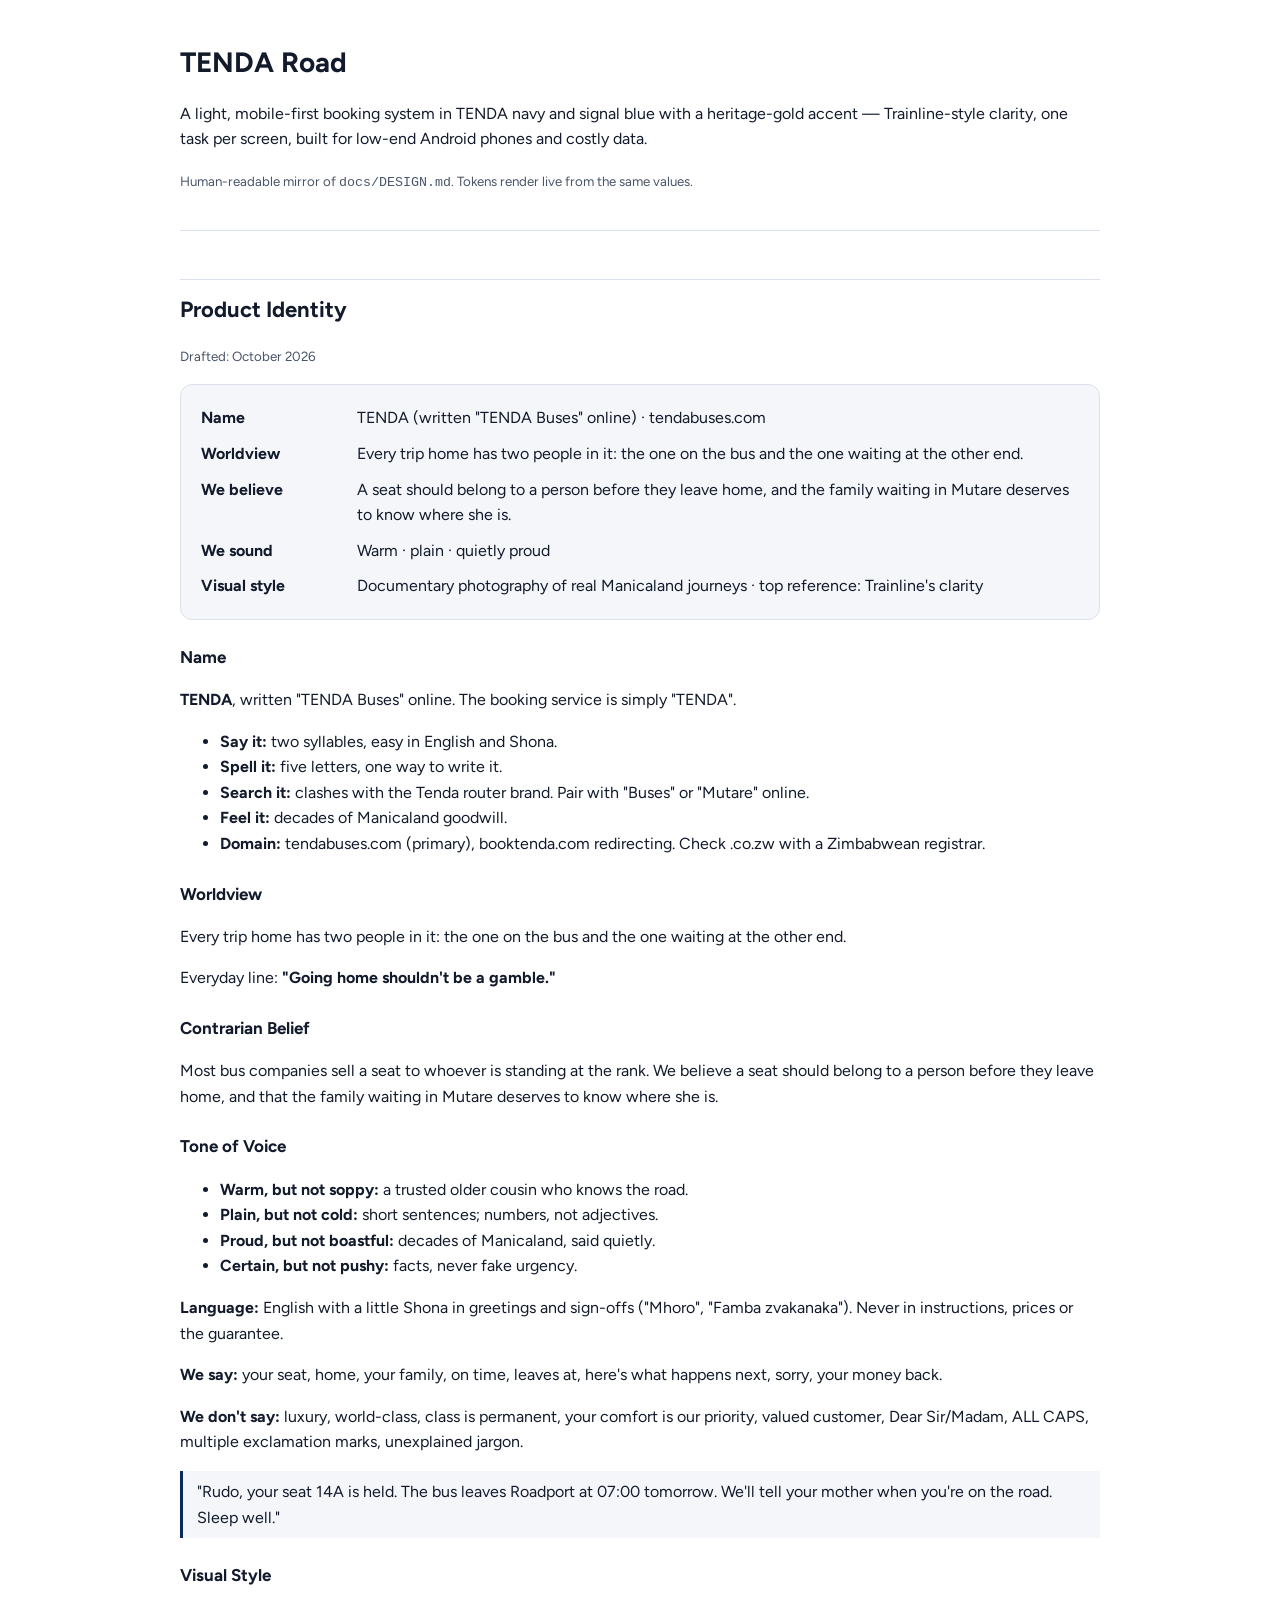
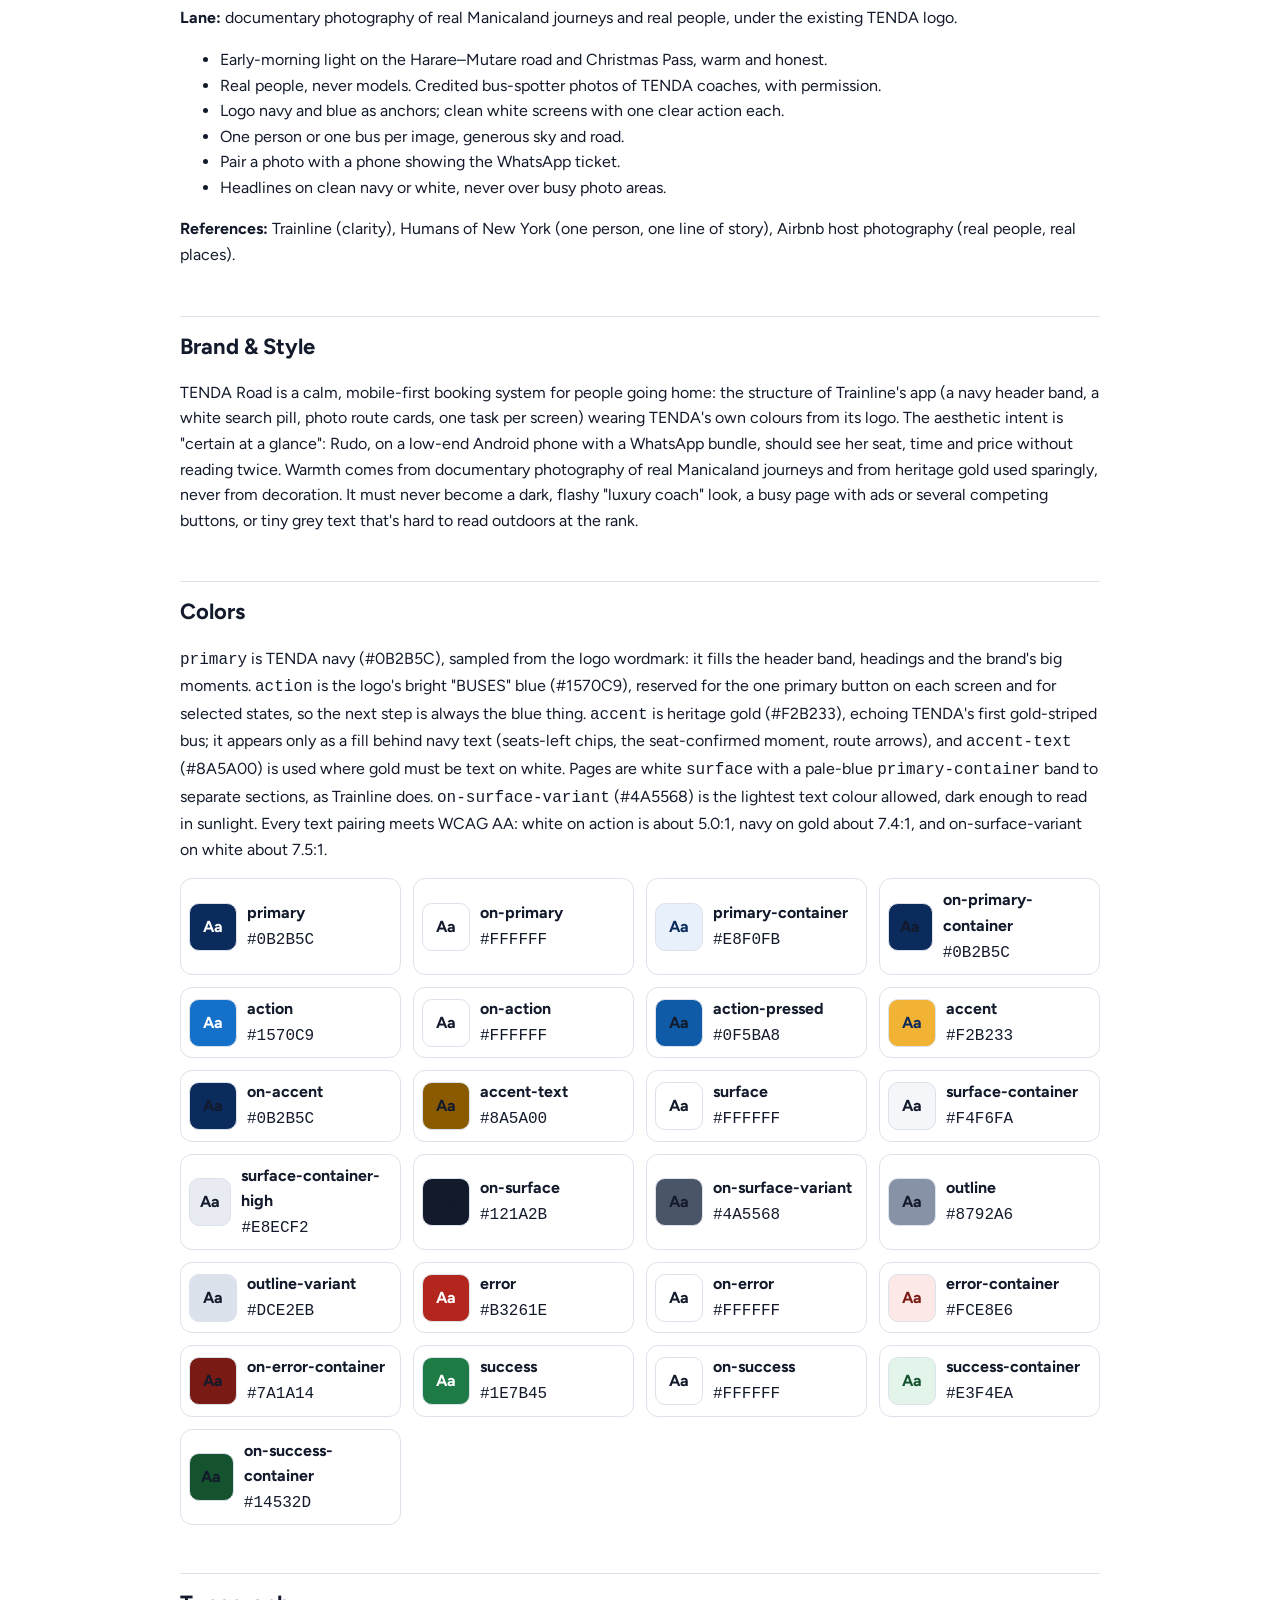
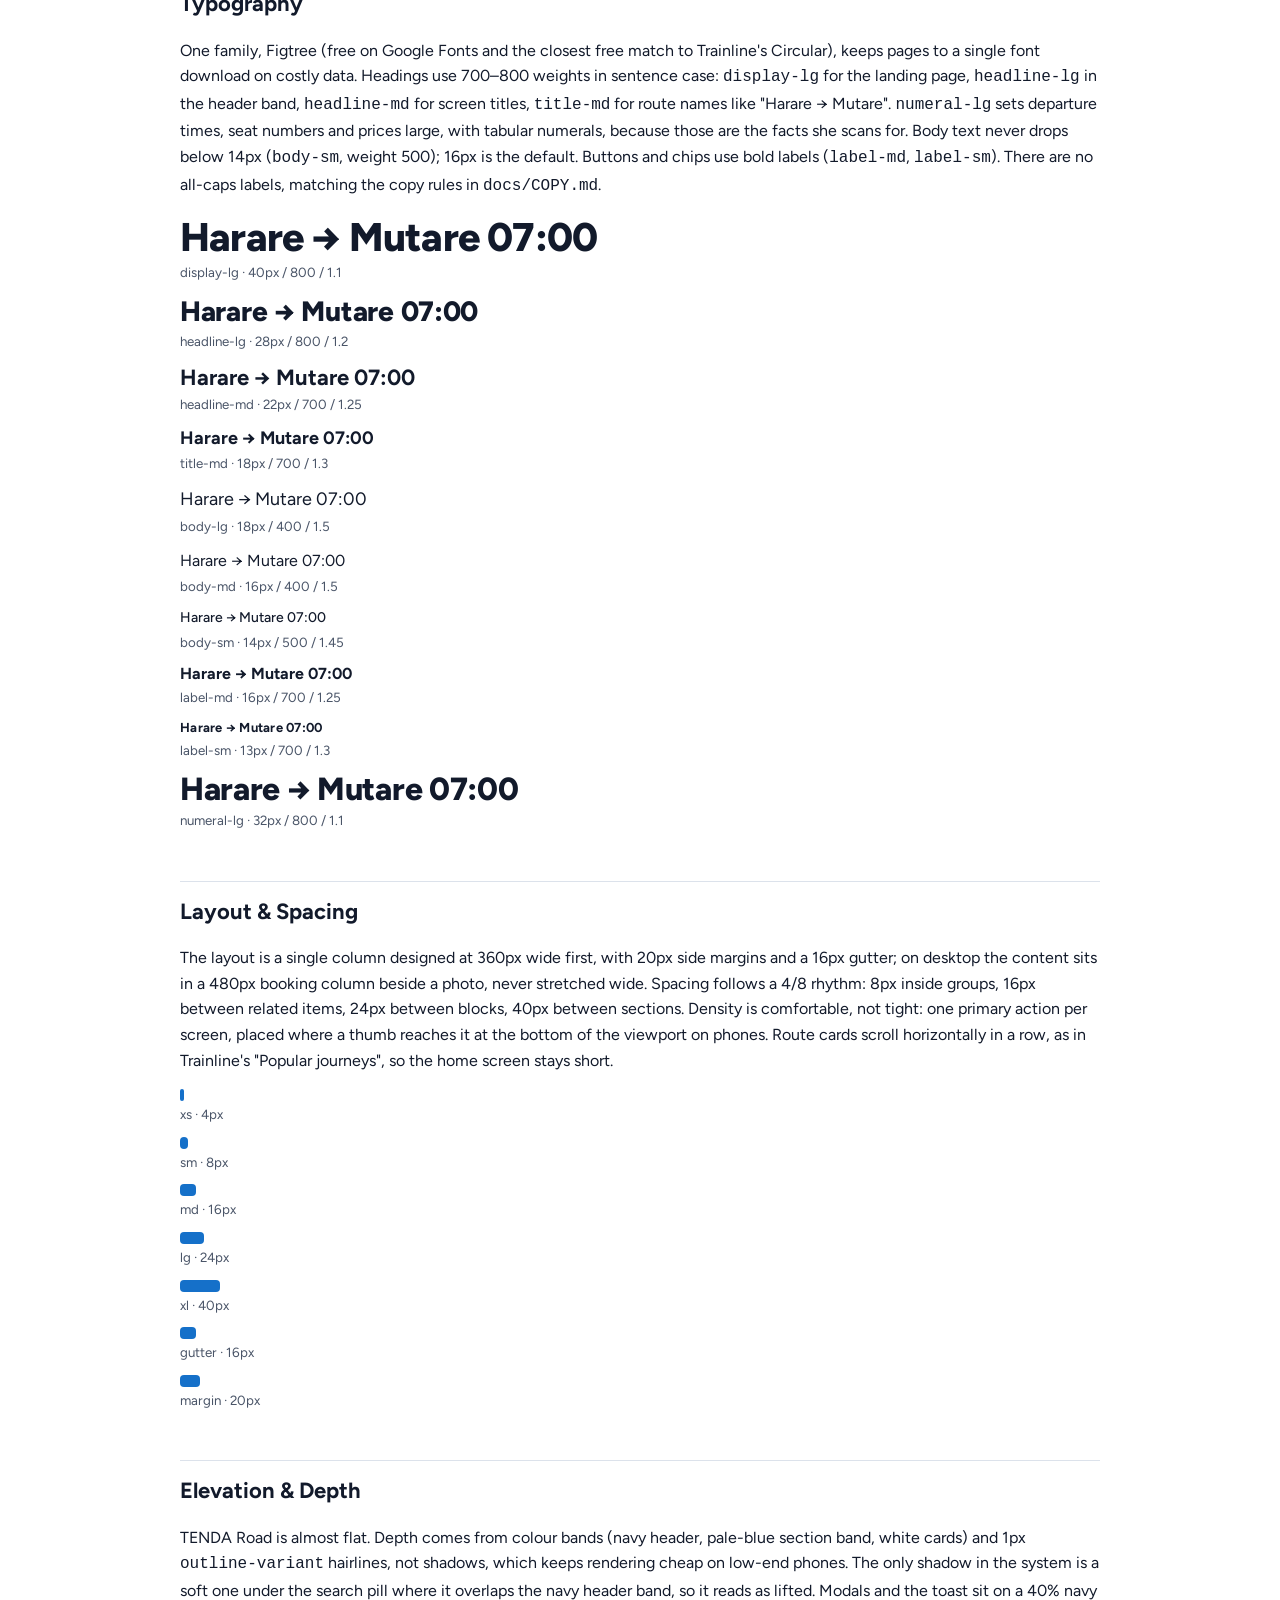
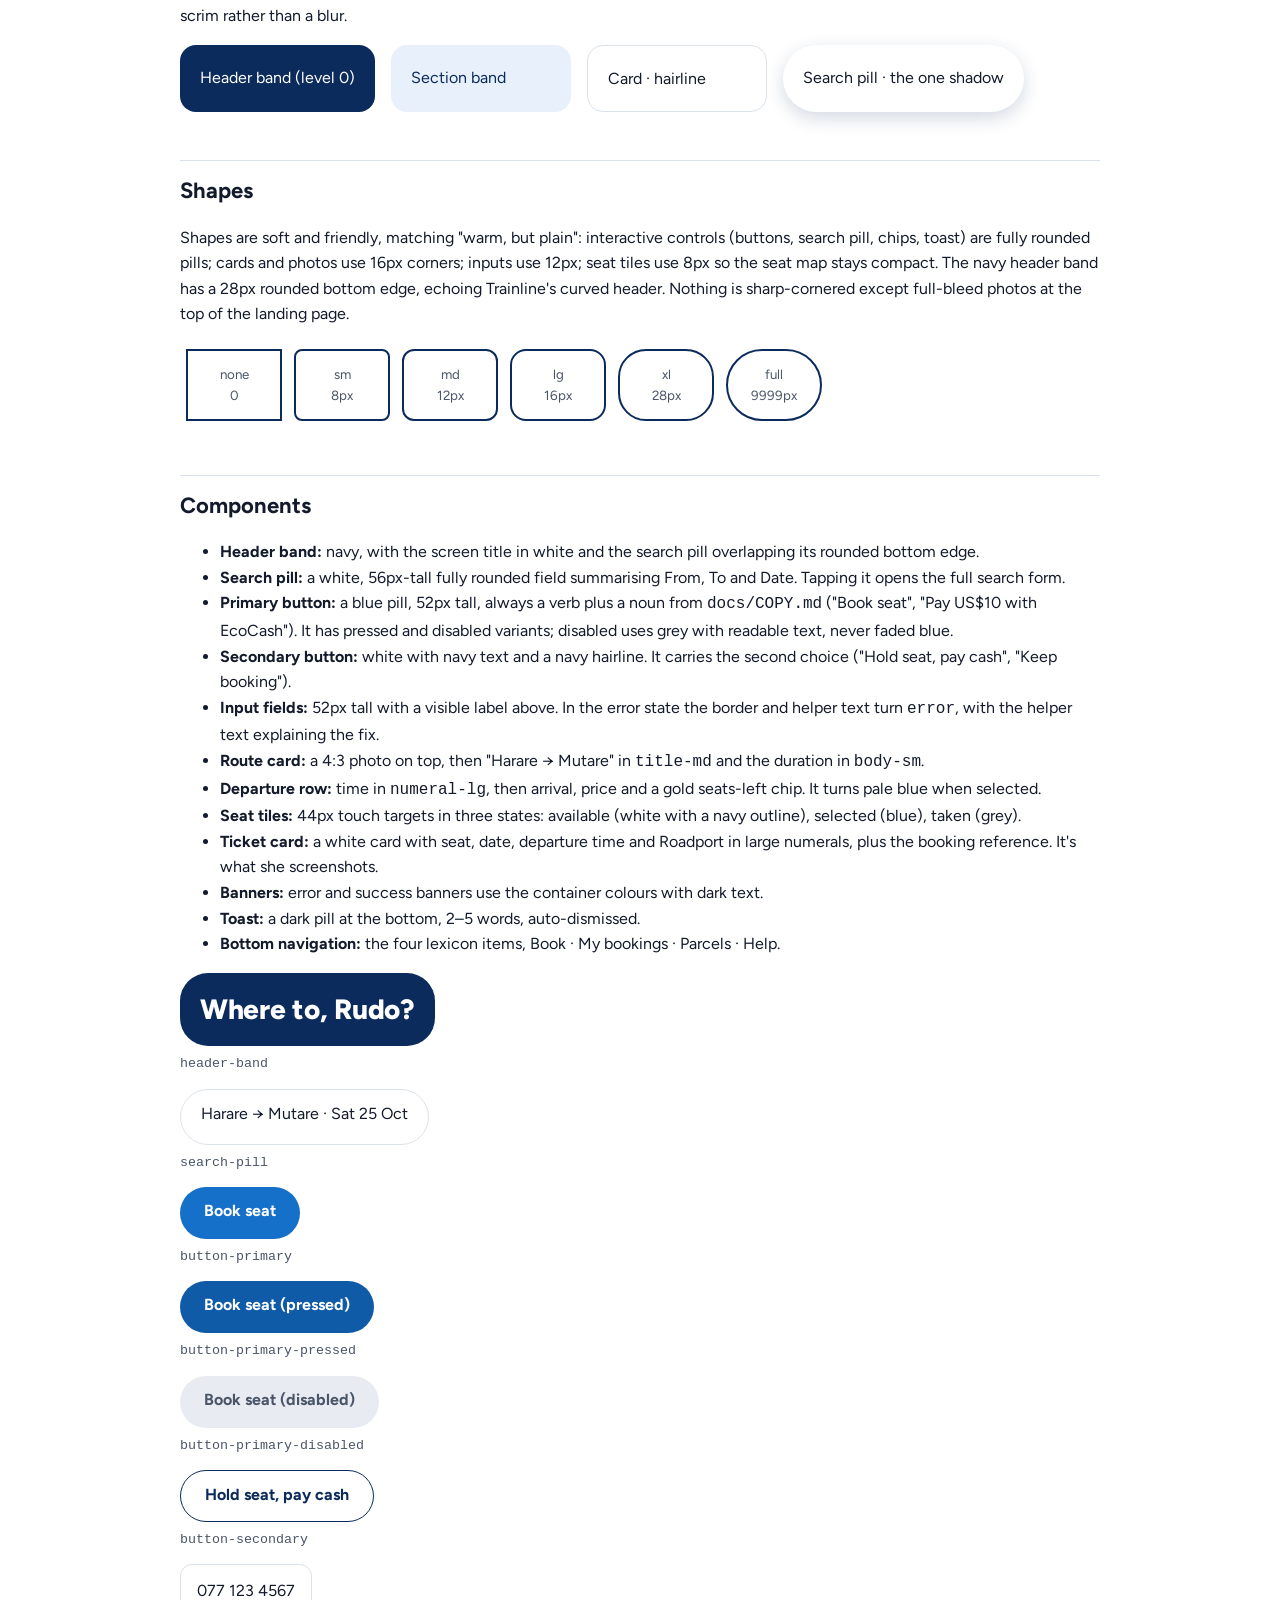
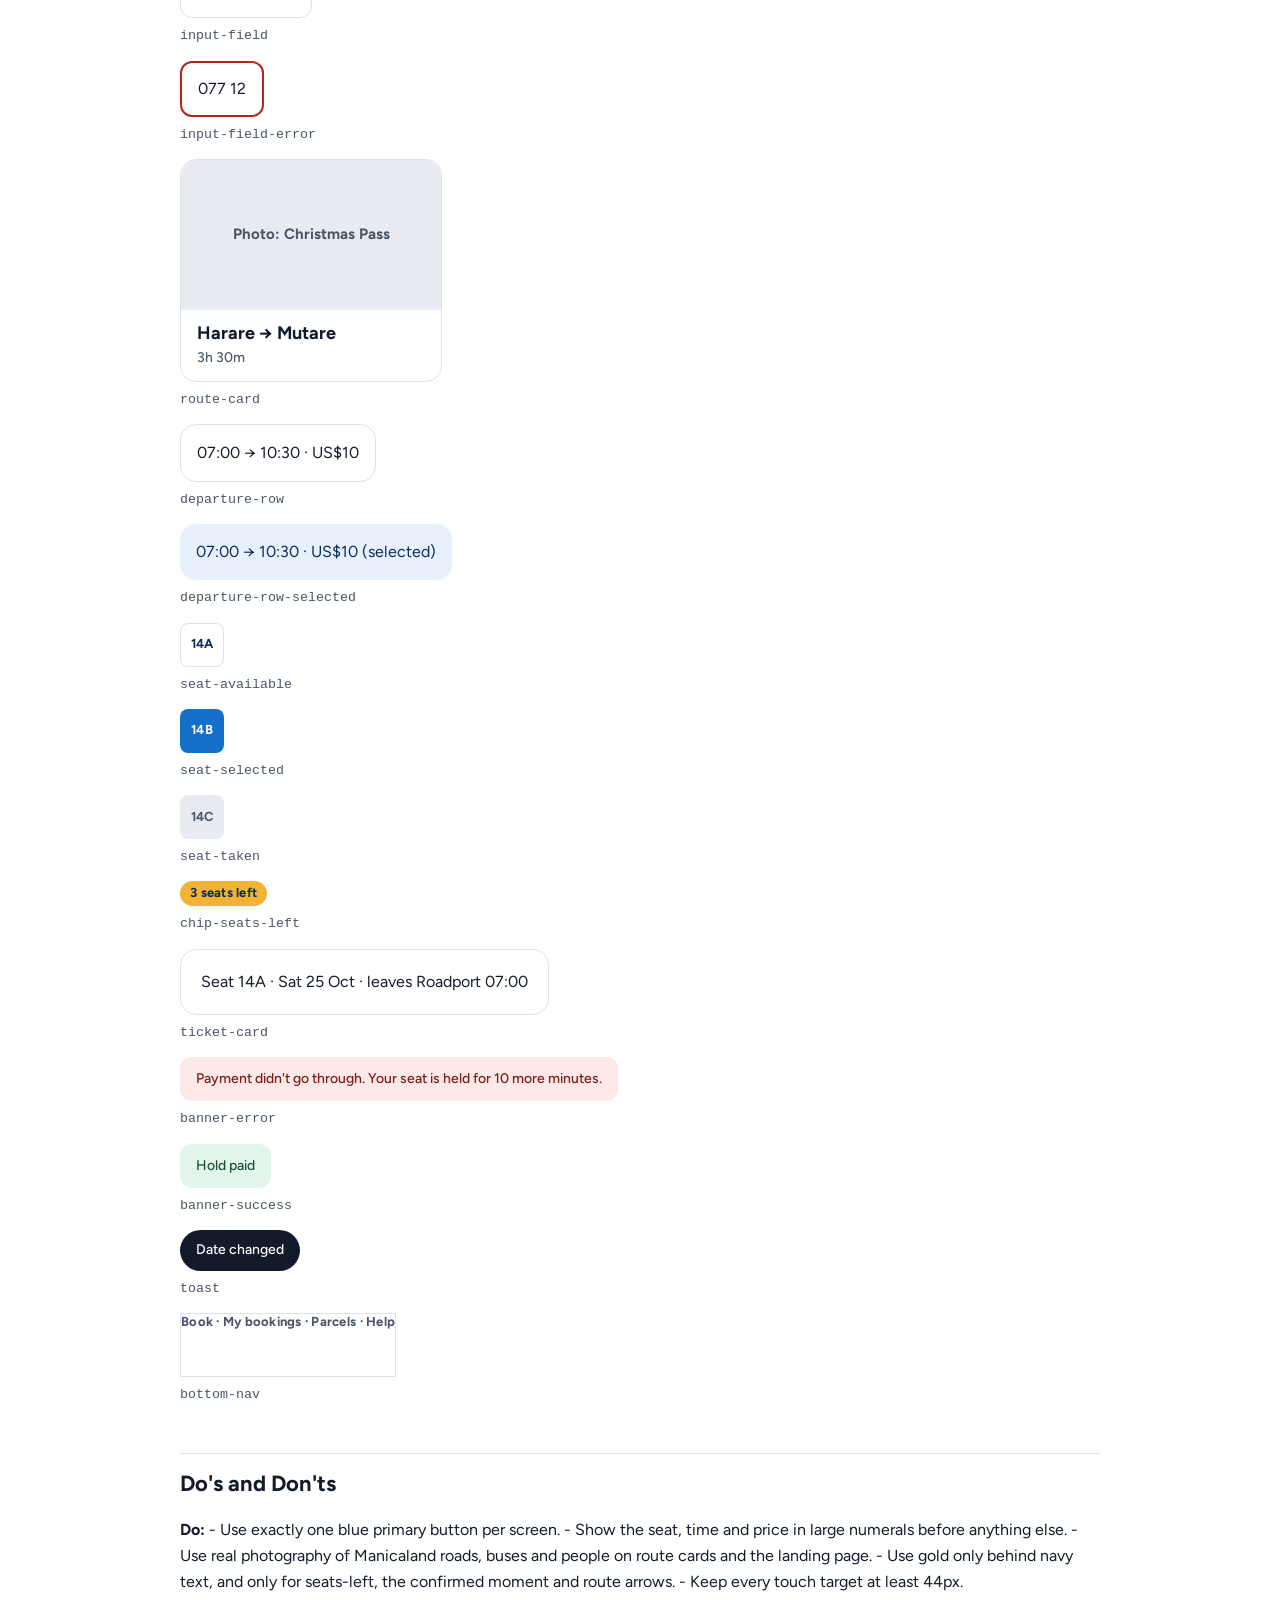
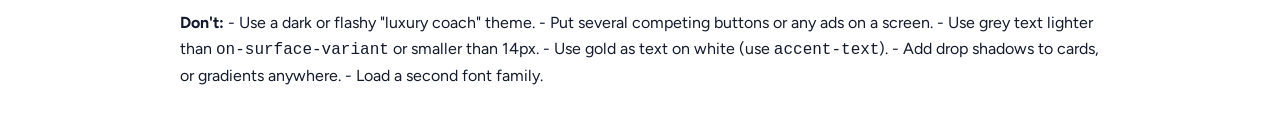
<file: docs/DESIGN.html>
<!doctype html>
<html lang="en">
<head>
<meta charset="utf-8">
<meta name="viewport" content="width=device-width, initial-scale=1">
<title>TENDA Road — Design system</title>
<link rel="preconnect" href="https://fonts.googleapis.com">
<link rel="preconnect" href="https://fonts.gstatic.com" crossorigin>
<link href="https://fonts.googleapis.com/css2?family=Figtree:wght@400;500;700;800&display=swap" rel="stylesheet">
<style>
:root{
  --color-primary:#0B2B5C;
  --color-on-primary:#FFFFFF;
  --color-primary-container:#E8F0FB;
  --color-on-primary-container:#0B2B5C;
  --color-action:#1570C9;
  --color-on-action:#FFFFFF;
  --color-action-pressed:#0F5BA8;
  --color-accent:#F2B233;
  --color-on-accent:#0B2B5C;
  --color-accent-text:#8A5A00;
  --color-surface:#FFFFFF;
  --color-surface-container:#F4F6FA;
  --color-surface-container-high:#E8ECF2;
  --color-on-surface:#121A2B;
  --color-on-surface-variant:#4A5568;
  --color-outline:#8792A6;
  --color-outline-variant:#DCE2EB;
  --color-error:#B3261E;
  --color-on-error:#FFFFFF;
  --color-error-container:#FCE8E6;
  --color-on-error-container:#7A1A14;
  --color-success:#1E7B45;
  --color-on-success:#FFFFFF;
  --color-success-container:#E3F4EA;
  --color-on-success-container:#14532D;
  --type-display-lg-family:"Figtree",system-ui,sans-serif;
  --type-display-lg-size:40px;
  --type-display-lg-weight:800;
  --type-display-lg-line:1.1;
  --type-display-lg-tracking:-0.02em;
  --type-headline-lg-family:"Figtree",system-ui,sans-serif;
  --type-headline-lg-size:28px;
  --type-headline-lg-weight:800;
  --type-headline-lg-line:1.2;
  --type-headline-lg-tracking:-0.01em;
  --type-headline-md-family:"Figtree",system-ui,sans-serif;
  --type-headline-md-size:22px;
  --type-headline-md-weight:700;
  --type-headline-md-line:1.25;
  --type-headline-md-tracking:0;
  --type-title-md-family:"Figtree",system-ui,sans-serif;
  --type-title-md-size:18px;
  --type-title-md-weight:700;
  --type-title-md-line:1.3;
  --type-title-md-tracking:0;
  --type-body-lg-family:"Figtree",system-ui,sans-serif;
  --type-body-lg-size:18px;
  --type-body-lg-weight:400;
  --type-body-lg-line:1.5;
  --type-body-lg-tracking:0;
  --type-body-md-family:"Figtree",system-ui,sans-serif;
  --type-body-md-size:16px;
  --type-body-md-weight:400;
  --type-body-md-line:1.5;
  --type-body-md-tracking:0;
  --type-body-sm-family:"Figtree",system-ui,sans-serif;
  --type-body-sm-size:14px;
  --type-body-sm-weight:500;
  --type-body-sm-line:1.45;
  --type-body-sm-tracking:0;
  --type-label-md-family:"Figtree",system-ui,sans-serif;
  --type-label-md-size:16px;
  --type-label-md-weight:700;
  --type-label-md-line:1.25;
  --type-label-md-tracking:0;
  --type-label-sm-family:"Figtree",system-ui,sans-serif;
  --type-label-sm-size:13px;
  --type-label-sm-weight:700;
  --type-label-sm-line:1.3;
  --type-label-sm-tracking:0.02em;
  --type-numeral-lg-family:"Figtree",system-ui,sans-serif;
  --type-numeral-lg-size:32px;
  --type-numeral-lg-weight:800;
  --type-numeral-lg-line:1.1;
  --type-numeral-lg-tracking:-0.01em;
  --rounded-none:0;
  --rounded-sm:8px;
  --rounded-md:12px;
  --rounded-lg:16px;
  --rounded-xl:28px;
  --rounded-full:9999px;
  --space-xs:4px;
  --space-sm:8px;
  --space-md:16px;
  --space-lg:24px;
  --space-xl:40px;
  --space-gutter:16px;
  --space-margin:20px;
}
.t-display-lg{font-family:var(--type-display-lg-family);font-size:var(--type-display-lg-size);font-weight:var(--type-display-lg-weight);line-height:var(--type-display-lg-line);letter-spacing:var(--type-display-lg-tracking)}
.t-headline-lg{font-family:var(--type-headline-lg-family);font-size:var(--type-headline-lg-size);font-weight:var(--type-headline-lg-weight);line-height:var(--type-headline-lg-line);letter-spacing:var(--type-headline-lg-tracking)}
.t-headline-md{font-family:var(--type-headline-md-family);font-size:var(--type-headline-md-size);font-weight:var(--type-headline-md-weight);line-height:var(--type-headline-md-line);letter-spacing:var(--type-headline-md-tracking)}
.t-title-md{font-family:var(--type-title-md-family);font-size:var(--type-title-md-size);font-weight:var(--type-title-md-weight);line-height:var(--type-title-md-line);letter-spacing:var(--type-title-md-tracking)}
.t-body-lg{font-family:var(--type-body-lg-family);font-size:var(--type-body-lg-size);font-weight:var(--type-body-lg-weight);line-height:var(--type-body-lg-line);letter-spacing:var(--type-body-lg-tracking)}
.t-body-md{font-family:var(--type-body-md-family);font-size:var(--type-body-md-size);font-weight:var(--type-body-md-weight);line-height:var(--type-body-md-line);letter-spacing:var(--type-body-md-tracking)}
.t-body-sm{font-family:var(--type-body-sm-family);font-size:var(--type-body-sm-size);font-weight:var(--type-body-sm-weight);line-height:var(--type-body-sm-line);letter-spacing:var(--type-body-sm-tracking)}
.t-label-md{font-family:var(--type-label-md-family);font-size:var(--type-label-md-size);font-weight:var(--type-label-md-weight);line-height:var(--type-label-md-line);letter-spacing:var(--type-label-md-tracking)}
.t-label-sm{font-family:var(--type-label-sm-family);font-size:var(--type-label-sm-size);font-weight:var(--type-label-sm-weight);line-height:var(--type-label-sm-line);letter-spacing:var(--type-label-sm-tracking)}
.t-numeral-lg{font-family:var(--type-numeral-lg-family);font-size:var(--type-numeral-lg-size);font-weight:var(--type-numeral-lg-weight);line-height:var(--type-numeral-lg-line);letter-spacing:var(--type-numeral-lg-tracking)}
*{box-sizing:border-box}
body{margin:0;font-family:var(--type-body-md-family);font-size:var(--type-body-md-size);line-height:1.6;color:var(--color-on-surface);background:var(--color-surface)}
main{max-width:960px;margin:0 auto;padding:40px 20px 80px}
header.top{border-bottom:1px solid var(--color-outline-variant);padding-bottom:20px;margin-bottom:32px}
h1{margin:0 0 4px;font-size:28px} h2{font-size:22px;margin:48px 0 12px;padding-top:12px;border-top:1px solid var(--color-outline-variant)} h3{font-size:17px;margin:24px 0 8px}
small{color:var(--color-on-surface-variant)}
.grid{display:grid;grid-template-columns:repeat(auto-fill,minmax(200px,1fr));gap:12px}
.swatch{display:flex;gap:10px;align-items:center;border:1px solid var(--color-outline-variant);border-radius:12px;padding:8px}
.swatch .chip{width:48px;height:48px;border-radius:10px;display:grid;place-items:center;font-weight:700;border:1px solid var(--color-outline-variant)}
.spec{margin:10px 0} .bar{height:12px;background:var(--color-action);border-radius:4px}
.rbox{width:96px;height:72px;border:2px solid var(--color-primary);display:inline-grid;place-items:center;margin:6px;text-align:center}
.comp{display:flex;flex-direction:column;gap:6px;align-items:flex-start;margin:14px 0}
.card{border:1px solid var(--color-outline-variant);border-radius:12px;background:var(--color-surface-container);padding:20px}
.card dl{display:grid;grid-template-columns:140px 1fr;gap:10px 16px;margin:0} .card dt{font-weight:700} .card dd{margin:0}
.example{border-left:3px solid var(--color-primary);padding:8px 14px;background:var(--color-surface-container)}
.elev{display:flex;gap:16px;flex-wrap:wrap} .elev div{padding:20px;border-radius:16px;min-width:180px}
.dd{display:grid;grid-template-columns:1fr 1fr;gap:24px}
@media(max-width:600px){.dd,.card dl{grid-template-columns:1fr}}
</style>
</head>
<body>
<main>
<header class="top">
  <h1>TENDA Road</h1>
  <p>A light, mobile-first booking system in TENDA navy and signal blue with a heritage-gold accent — Trainline-style clarity, one task per screen, built for low-end Android phones and costly data.</p>
  <p><small>Human-readable mirror of <code>docs/DESIGN.md</code>. Tokens render live from the same values.</small></p>
</header>
<section id="product-identity">
    <h2>Product Identity</h2>
    <p><small>Drafted: October 2026</small></p>
    <div class="card">
      <dl>
        <dt>Name</dt><dd>TENDA (written "TENDA Buses" online) · tendabuses.com</dd>
        <dt>Worldview</dt><dd>Every trip home has two people in it: the one on the bus and the one waiting at the other end.</dd>
        <dt>We believe</dt><dd>A seat should belong to a person before they leave home, and the family waiting in Mutare deserves to know where she is.</dd>
        <dt>We sound</dt><dd>Warm · plain · quietly proud</dd>
        <dt>Visual style</dt><dd>Documentary photography of real Manicaland journeys · top reference: Trainline's clarity</dd>
      </dl>
    </div>

    <h3>Name</h3>
    <p><strong>TENDA</strong>, written "TENDA Buses" online. The booking service is simply "TENDA".</p>
    <ul>
      <li><strong>Say it:</strong> two syllables, easy in English and Shona.</li>
      <li><strong>Spell it:</strong> five letters, one way to write it.</li>
      <li><strong>Search it:</strong> clashes with the Tenda router brand. Pair with "Buses" or "Mutare" online.</li>
      <li><strong>Feel it:</strong> decades of Manicaland goodwill.</li>
      <li><strong>Domain:</strong> tendabuses.com (primary), booktenda.com redirecting. Check .co.zw with a Zimbabwean registrar.</li>
    </ul>

    <h3>Worldview</h3>
    <p>Every trip home has two people in it: the one on the bus and the one waiting at the other end.</p>
    <p>Everyday line: <strong>"Going home shouldn't be a gamble."</strong></p>

    <h3>Contrarian Belief</h3>
    <p>Most bus companies sell a seat to whoever is standing at the rank. We believe a seat should belong to a person before they leave home, and that the family waiting in Mutare deserves to know where she is.</p>

    <h3>Tone of Voice</h3>
    <ul>
      <li><strong>Warm, but not soppy:</strong> a trusted older cousin who knows the road.</li>
      <li><strong>Plain, but not cold:</strong> short sentences; numbers, not adjectives.</li>
      <li><strong>Proud, but not boastful:</strong> decades of Manicaland, said quietly.</li>
      <li><strong>Certain, but not pushy:</strong> facts, never fake urgency.</li>
    </ul>
    <p><strong>Language:</strong> English with a little Shona in greetings and sign-offs ("Mhoro", "Famba zvakanaka"). Never in instructions, prices or the guarantee.</p>
    <p><strong>We say:</strong> your seat, home, your family, on time, leaves at, here's what happens next, sorry, your money back.</p>
    <p><strong>We don't say:</strong> luxury, world-class, class is permanent, your comfort is our priority, valued customer, Dear Sir/Madam, ALL CAPS, multiple exclamation marks, unexplained jargon.</p>
    <p class="example">"Rudo, your seat 14A is held. The bus leaves Roadport at 07:00 tomorrow. We'll tell your mother when you're on the road. Sleep well."</p>

    <h3>Visual Style</h3>
    <p><strong>Lane:</strong> documentary photography of real Manicaland journeys and real people, under the existing TENDA logo.</p>
    <ul>
      <li>Early-morning light on the Harare–Mutare road and Christmas Pass, warm and honest.</li>
      <li>Real people, never models. Credited bus-spotter photos of TENDA coaches, with permission.</li>
      <li>Logo navy and blue as anchors; clean white screens with one clear action each.</li>
      <li>One person or one bus per image, generous sky and road.</li>
      <li>Pair a photo with a phone showing the WhatsApp ticket.</li>
      <li>Headlines on clean navy or white, never over busy photo areas.</li>
    </ul>
    <p><strong>References:</strong> Trainline (clarity), Humans of New York (one person, one line of story), Airbnb host photography (real people, real places).</p>
  </section>
<section id="brand-style"><h2>Brand &amp; Style</h2><p>TENDA Road is a calm, mobile-first booking system for people going home: the structure of Trainline's app (a navy header band, a white search pill, photo route cards, one task per screen) wearing TENDA's own colours from its logo. The aesthetic intent is "certain at a glance": Rudo, on a low-end Android phone with a WhatsApp bundle, should see her seat, time and price without reading twice. Warmth comes from documentary photography of real Manicaland journeys and from heritage gold used sparingly, never from decoration. It must never become a dark, flashy "luxury coach" look, a busy page with ads or several competing buttons, or tiny grey text that's hard to read outdoors at the rank.</p></section>
<section id="colors"><h2>Colors</h2><p><code>primary</code> is TENDA navy (#0B2B5C), sampled from the logo wordmark: it fills the header band, headings and the brand's big moments. <code>action</code> is the logo's bright "BUSES" blue (#1570C9), reserved for the one primary button on each screen and for selected states, so the next step is always the blue thing. <code>accent</code> is heritage gold (#F2B233), echoing TENDA's first gold-striped bus; it appears only as a fill behind navy text (seats-left chips, the seat-confirmed moment, route arrows), and <code>accent-text</code> (#8A5A00) is used where gold must be text on white. Pages are white <code>surface</code> with a pale-blue <code>primary-container</code> band to separate sections, as Trainline does. <code>on-surface-variant</code> (#4A5568) is the lightest text colour allowed, dark enough to read in sunlight. Every text pairing meets WCAG AA: white on action is about 5.0:1, navy on gold about 7.4:1, and on-surface-variant on white about 7.5:1.</p><div class="grid"><div class="swatch"><div class="chip" style="background:var(--color-primary);color:var(--color-on-primary, var(--color-on-surface))">Aa</div><div><strong>primary</strong><br><code>#0B2B5C</code></div></div><div class="swatch"><div class="chip" style="background:var(--color-on-primary);color:var(--color-on-on-primary, var(--color-on-surface))">Aa</div><div><strong>on-primary</strong><br><code>#FFFFFF</code></div></div><div class="swatch"><div class="chip" style="background:var(--color-primary-container);color:var(--color-on-primary-container, var(--color-on-surface))">Aa</div><div><strong>primary-container</strong><br><code>#E8F0FB</code></div></div><div class="swatch"><div class="chip" style="background:var(--color-on-primary-container);color:var(--color-on-on-primary-container, var(--color-on-surface))">Aa</div><div><strong>on-primary-container</strong><br><code>#0B2B5C</code></div></div><div class="swatch"><div class="chip" style="background:var(--color-action);color:var(--color-on-action, var(--color-on-surface))">Aa</div><div><strong>action</strong><br><code>#1570C9</code></div></div><div class="swatch"><div class="chip" style="background:var(--color-on-action);color:var(--color-on-on-action, var(--color-on-surface))">Aa</div><div><strong>on-action</strong><br><code>#FFFFFF</code></div></div><div class="swatch"><div class="chip" style="background:var(--color-action-pressed);color:var(--color-on-action-pressed, var(--color-on-surface))">Aa</div><div><strong>action-pressed</strong><br><code>#0F5BA8</code></div></div><div class="swatch"><div class="chip" style="background:var(--color-accent);color:var(--color-on-accent, var(--color-on-surface))">Aa</div><div><strong>accent</strong><br><code>#F2B233</code></div></div><div class="swatch"><div class="chip" style="background:var(--color-on-accent);color:var(--color-on-on-accent, var(--color-on-surface))">Aa</div><div><strong>on-accent</strong><br><code>#0B2B5C</code></div></div><div class="swatch"><div class="chip" style="background:var(--color-accent-text);color:var(--color-on-accent-text, var(--color-on-surface))">Aa</div><div><strong>accent-text</strong><br><code>#8A5A00</code></div></div><div class="swatch"><div class="chip" style="background:var(--color-surface);color:var(--color-on-surface, var(--color-on-surface))">Aa</div><div><strong>surface</strong><br><code>#FFFFFF</code></div></div><div class="swatch"><div class="chip" style="background:var(--color-surface-container);color:var(--color-on-surface-container, var(--color-on-surface))">Aa</div><div><strong>surface-container</strong><br><code>#F4F6FA</code></div></div><div class="swatch"><div class="chip" style="background:var(--color-surface-container-high);color:var(--color-on-surface-container-high, var(--color-on-surface))">Aa</div><div><strong>surface-container-high</strong><br><code>#E8ECF2</code></div></div><div class="swatch"><div class="chip" style="background:var(--color-on-surface);color:var(--color-on-on-surface, var(--color-on-surface))">Aa</div><div><strong>on-surface</strong><br><code>#121A2B</code></div></div><div class="swatch"><div class="chip" style="background:var(--color-on-surface-variant);color:var(--color-on-on-surface-variant, var(--color-on-surface))">Aa</div><div><strong>on-surface-variant</strong><br><code>#4A5568</code></div></div><div class="swatch"><div class="chip" style="background:var(--color-outline);color:var(--color-on-outline, var(--color-on-surface))">Aa</div><div><strong>outline</strong><br><code>#8792A6</code></div></div><div class="swatch"><div class="chip" style="background:var(--color-outline-variant);color:var(--color-on-outline-variant, var(--color-on-surface))">Aa</div><div><strong>outline-variant</strong><br><code>#DCE2EB</code></div></div><div class="swatch"><div class="chip" style="background:var(--color-error);color:var(--color-on-error, var(--color-on-surface))">Aa</div><div><strong>error</strong><br><code>#B3261E</code></div></div><div class="swatch"><div class="chip" style="background:var(--color-on-error);color:var(--color-on-on-error, var(--color-on-surface))">Aa</div><div><strong>on-error</strong><br><code>#FFFFFF</code></div></div><div class="swatch"><div class="chip" style="background:var(--color-error-container);color:var(--color-on-error-container, var(--color-on-surface))">Aa</div><div><strong>error-container</strong><br><code>#FCE8E6</code></div></div><div class="swatch"><div class="chip" style="background:var(--color-on-error-container);color:var(--color-on-on-error-container, var(--color-on-surface))">Aa</div><div><strong>on-error-container</strong><br><code>#7A1A14</code></div></div><div class="swatch"><div class="chip" style="background:var(--color-success);color:var(--color-on-success, var(--color-on-surface))">Aa</div><div><strong>success</strong><br><code>#1E7B45</code></div></div><div class="swatch"><div class="chip" style="background:var(--color-on-success);color:var(--color-on-on-success, var(--color-on-surface))">Aa</div><div><strong>on-success</strong><br><code>#FFFFFF</code></div></div><div class="swatch"><div class="chip" style="background:var(--color-success-container);color:var(--color-on-success-container, var(--color-on-surface))">Aa</div><div><strong>success-container</strong><br><code>#E3F4EA</code></div></div><div class="swatch"><div class="chip" style="background:var(--color-on-success-container);color:var(--color-on-on-success-container, var(--color-on-surface))">Aa</div><div><strong>on-success-container</strong><br><code>#14532D</code></div></div></div></section>
<section id="typography"><h2>Typography</h2><p>One family, Figtree (free on Google Fonts and the closest free match to Trainline's Circular), keeps pages to a single font download on costly data. Headings use 700–800 weights in sentence case: <code>display-lg</code> for the landing page, <code>headline-lg</code> in the header band, <code>headline-md</code> for screen titles, <code>title-md</code> for route names like "Harare → Mutare". <code>numeral-lg</code> sets departure times, seat numbers and prices large, with tabular numerals, because those are the facts she scans for. Body text never drops below 14px (<code>body-sm</code>, weight 500); 16px is the default. Buttons and chips use bold labels (<code>label-md</code>, <code>label-sm</code>). There are no all-caps labels, matching the copy rules in <code>docs/COPY.md</code>.</p><div class="spec"><div class="t-display-lg">Harare → Mutare 07:00</div><small>display-lg · 40px / 800 / 1.1</small></div><div class="spec"><div class="t-headline-lg">Harare → Mutare 07:00</div><small>headline-lg · 28px / 800 / 1.2</small></div><div class="spec"><div class="t-headline-md">Harare → Mutare 07:00</div><small>headline-md · 22px / 700 / 1.25</small></div><div class="spec"><div class="t-title-md">Harare → Mutare 07:00</div><small>title-md · 18px / 700 / 1.3</small></div><div class="spec"><div class="t-body-lg">Harare → Mutare 07:00</div><small>body-lg · 18px / 400 / 1.5</small></div><div class="spec"><div class="t-body-md">Harare → Mutare 07:00</div><small>body-md · 16px / 400 / 1.5</small></div><div class="spec"><div class="t-body-sm">Harare → Mutare 07:00</div><small>body-sm · 14px / 500 / 1.45</small></div><div class="spec"><div class="t-label-md">Harare → Mutare 07:00</div><small>label-md · 16px / 700 / 1.25</small></div><div class="spec"><div class="t-label-sm">Harare → Mutare 07:00</div><small>label-sm · 13px / 700 / 1.3</small></div><div class="spec"><div class="t-numeral-lg">Harare → Mutare 07:00</div><small>numeral-lg · 32px / 800 / 1.1</small></div></section>
<section id="layout"><h2>Layout &amp; Spacing</h2><p>The layout is a single column designed at 360px wide first, with 20px side margins and a 16px gutter; on desktop the content sits in a 480px booking column beside a photo, never stretched wide. Spacing follows a 4/8 rhythm: 8px inside groups, 16px between related items, 24px between blocks, 40px between sections. Density is comfortable, not tight: one primary action per screen, placed where a thumb reaches it at the bottom of the viewport on phones. Route cards scroll horizontally in a row, as in Trainline's "Popular journeys", so the home screen stays short.</p><div class="spec"><div class="bar" style="width:var(--space-xs)"></div><small>xs · 4px</small></div><div class="spec"><div class="bar" style="width:var(--space-sm)"></div><small>sm · 8px</small></div><div class="spec"><div class="bar" style="width:var(--space-md)"></div><small>md · 16px</small></div><div class="spec"><div class="bar" style="width:var(--space-lg)"></div><small>lg · 24px</small></div><div class="spec"><div class="bar" style="width:var(--space-xl)"></div><small>xl · 40px</small></div><div class="spec"><div class="bar" style="width:var(--space-gutter)"></div><small>gutter · 16px</small></div><div class="spec"><div class="bar" style="width:var(--space-margin)"></div><small>margin · 20px</small></div></section>
<section id="elevation"><h2>Elevation &amp; Depth</h2><p>TENDA Road is almost flat. Depth comes from colour bands (navy header, pale-blue section band, white cards) and 1px <code>outline-variant</code> hairlines, not shadows, which keeps rendering cheap on low-end phones. The only shadow in the system is a soft one under the search pill where it overlaps the navy header band, so it reads as lifted. Modals and the toast sit on a 40% navy scrim rather than a blur.</p>
<div class="elev"><div style="background:var(--color-primary);color:var(--color-on-primary)">Header band (level 0)</div><div style="background:var(--color-primary-container);color:var(--color-on-primary-container)">Section band</div><div style="background:var(--color-surface);border:1px solid var(--color-outline-variant)">Card · hairline</div><div style="background:var(--color-surface);border-radius:9999px;box-shadow:0 6px 18px rgba(11,43,92,.18)">Search pill · the one shadow</div></div></section>
<section id="shapes"><h2>Shapes</h2><p>Shapes are soft and friendly, matching "warm, but plain": interactive controls (buttons, search pill, chips, toast) are fully rounded pills; cards and photos use 16px corners; inputs use 12px; seat tiles use 8px so the seat map stays compact. The navy header band has a 28px rounded bottom edge, echoing Trainline's curved header. Nothing is sharp-cornered except full-bleed photos at the top of the landing page.</p><div class="rbox" style="border-radius:var(--rounded-none)"><small>none<br>0</small></div><div class="rbox" style="border-radius:var(--rounded-sm)"><small>sm<br>8px</small></div><div class="rbox" style="border-radius:var(--rounded-md)"><small>md<br>12px</small></div><div class="rbox" style="border-radius:var(--rounded-lg)"><small>lg<br>16px</small></div><div class="rbox" style="border-radius:var(--rounded-xl)"><small>xl<br>28px</small></div><div class="rbox" style="border-radius:var(--rounded-full)"><small>full<br>9999px</small></div></section>
<section id="components"><h2>Components</h2><ul><li><strong>Header band:</strong> navy, with the screen title in white and the search pill overlapping its rounded bottom edge.</li><li><strong>Search pill:</strong> a white, 56px-tall fully rounded field summarising From, To and Date. Tapping it opens the full search form.</li><li><strong>Primary button:</strong> a blue pill, 52px tall, always a verb plus a noun from <code>docs/COPY.md</code> ("Book seat", "Pay US$10 with EcoCash"). It has pressed and disabled variants; disabled uses grey with readable text, never faded blue.</li><li><strong>Secondary button:</strong> white with navy text and a navy hairline. It carries the second choice ("Hold seat, pay cash", "Keep booking").</li><li><strong>Input fields:</strong> 52px tall with a visible label above. In the error state the border and helper text turn <code>error</code>, with the helper text explaining the fix.</li><li><strong>Route card:</strong> a 4:3 photo on top, then "Harare → Mutare" in <code>title-md</code> and the duration in <code>body-sm</code>.</li><li><strong>Departure row:</strong> time in <code>numeral-lg</code>, then arrival, price and a gold seats-left chip. It turns pale blue when selected.</li><li><strong>Seat tiles:</strong> 44px touch targets in three states: available (white with a navy outline), selected (blue), taken (grey).</li><li><strong>Ticket card:</strong> a white card with seat, date, departure time and Roadport in large numerals, plus the booking reference. It's what she screenshots.</li><li><strong>Banners:</strong> error and success banners use the container colours with dark text.</li><li><strong>Toast:</strong> a dark pill at the bottom, 2–5 words, auto-dismissed.</li><li><strong>Bottom navigation:</strong> the four lexicon items, Book · My bookings · Parcels · Help.</li></ul><div class="comp"><div class="t-headline-lg" style="background:var(--color-primary);color:var(--color-on-primary);border-radius:var(--rounded-xl);padding:20px">Where to, Rudo?</div><small><code>header-band</code></small></div><div class="comp"><div class="t-body-md" style="border:1px solid var(--color-outline-variant);background:var(--color-surface);color:var(--color-on-surface);border-radius:var(--rounded-full);padding:12px 20px;min-height:56px">Harare → Mutare · Sat 25 Oct</div><small><code>search-pill</code></small></div><div class="comp"><div class="t-label-md" style="background:var(--color-action);color:var(--color-on-action);border-radius:var(--rounded-full);padding:14px 24px;min-height:52px">Book seat</div><small><code>button-primary</code></small></div><div class="comp"><div class="t-label-md" style="background:var(--color-action-pressed);color:var(--color-on-action);border-radius:var(--rounded-full);padding:14px 24px;min-height:52px">Book seat (pressed)</div><small><code>button-primary-pressed</code></small></div><div class="comp"><div class="t-label-md" style="background:var(--color-surface-container-high);color:var(--color-on-surface-variant);border-radius:var(--rounded-full);padding:14px 24px;min-height:52px">Book seat (disabled)</div><small><code>button-primary-disabled</code></small></div><div class="comp"><div class="t-label-md" style="border:1.5px solid var(--color-primary);background:var(--color-surface);color:var(--color-primary);border-radius:var(--rounded-full);padding:14px 24px;min-height:52px">Hold seat, pay cash</div><small><code>button-secondary</code></small></div><div class="comp"><div class="t-body-md" style="border:1px solid var(--color-outline-variant);background:var(--color-surface);color:var(--color-on-surface);border-radius:var(--rounded-md);padding:14px 16px;min-height:52px">077 123 4567</div><small><code>input-field</code></small></div><div class="comp"><div class="t-body-md" style="border:2px solid var(--color-error);background:var(--color-surface);color:var(--color-on-surface);border-radius:var(--rounded-md);padding:14px 16px;min-height:52px">077 12</div><small><code>input-field-error</code></small></div><div class="comp"><div class="t-title-md" style="border:1px solid var(--color-outline-variant);background:var(--color-surface);color:var(--color-on-surface);border-radius:var(--rounded-lg);padding:0"><div style="width:260px;height:150px;background:var(--color-surface-container-high);border-radius:16px 16px 0 0;display:grid;place-items:center"><small>Photo: Christmas Pass</small></div><div style="padding:12px 16px">Harare → Mutare<br><small class="t-body-sm">3h 30m</small></div></div><small><code>route-card</code></small></div><div class="comp"><div class="t-body-md" style="border:1px solid var(--color-outline-variant);background:var(--color-surface);color:var(--color-on-surface);border-radius:var(--rounded-lg);padding:16px">07:00 → 10:30 · US$10</div><small><code>departure-row</code></small></div><div class="comp"><div class="t-body-md" style="background:var(--color-primary-container);color:var(--color-on-primary-container);border-radius:var(--rounded-lg);padding:16px">07:00 → 10:30 · US$10 (selected)</div><small><code>departure-row-selected</code></small></div><div class="comp"><div class="t-label-sm" style="border:1px solid var(--color-outline-variant);background:var(--color-surface);color:var(--color-primary);border-radius:var(--rounded-sm);width:44px;height:44px;display:inline-grid;place-items:center;padding:0">14A</div><small><code>seat-available</code></small></div><div class="comp"><div class="t-label-sm" style="background:var(--color-action);color:var(--color-on-action);border-radius:var(--rounded-sm);width:44px;height:44px;display:inline-grid;place-items:center;padding:0">14B</div><small><code>seat-selected</code></small></div><div class="comp"><div class="t-label-sm" style="background:var(--color-surface-container-high);color:var(--color-on-surface-variant);border-radius:var(--rounded-sm);width:44px;height:44px;display:inline-grid;place-items:center;padding:0">14C</div><small><code>seat-taken</code></small></div><div class="comp"><div class="t-label-sm" style="background:var(--color-accent);color:var(--color-on-accent);border-radius:var(--rounded-full);padding:4px 10px">3 seats left</div><small><code>chip-seats-left</code></small></div><div class="comp"><div class="t-body-md" style="border:1px solid var(--color-outline-variant);background:var(--color-surface);color:var(--color-on-surface);border-radius:var(--rounded-lg);padding:20px">Seat 14A · Sat 25 Oct · leaves Roadport 07:00</div><small><code>ticket-card</code></small></div><div class="comp"><div class="t-body-sm" style="background:var(--color-error-container);color:var(--color-on-error-container);border-radius:var(--rounded-md);padding:12px 16px">Payment didn&#x27;t go through. Your seat is held for 10 more minutes.</div><small><code>banner-error</code></small></div><div class="comp"><div class="t-body-sm" style="background:var(--color-success-container);color:var(--color-on-success-container);border-radius:var(--rounded-md);padding:12px 16px">Hold paid</div><small><code>banner-success</code></small></div><div class="comp"><div class="t-body-sm" style="background:var(--color-on-surface);color:var(--color-surface);border-radius:var(--rounded-full);padding:10px 16px">Date changed</div><small><code>toast</code></small></div><div class="comp"><div class="t-label-sm" style="border:1px solid var(--color-outline-variant);background:var(--color-surface);color:var(--color-on-surface-variant);min-height:64px">Book · My bookings · Parcels · Help</div><small><code>bottom-nav</code></small></div></section>
<section id="dos-donts"><h2>Do's and Don'ts</h2><p><strong>Do:</strong>
- Use exactly one blue primary button per screen.
- Show the seat, time and price in large numerals before anything else.
- Use real photography of Manicaland roads, buses and people on route cards and the landing page.
- Use gold only behind navy text, and only for seats-left, the confirmed moment and route arrows.
- Keep every touch target at least 44px.</p>
<p><strong>Don't:</strong>
- Use a dark or flashy "luxury coach" theme.
- Put several competing buttons or any ads on a screen.
- Use grey text lighter than <code>on-surface-variant</code> or smaller than 14px.
- Use gold as text on white (use <code>accent-text</code>).
- Add drop shadows to cards, or gradients anywhere.
- Load a second font family.</p></section>
</main>
</body>
</html>
</file>
